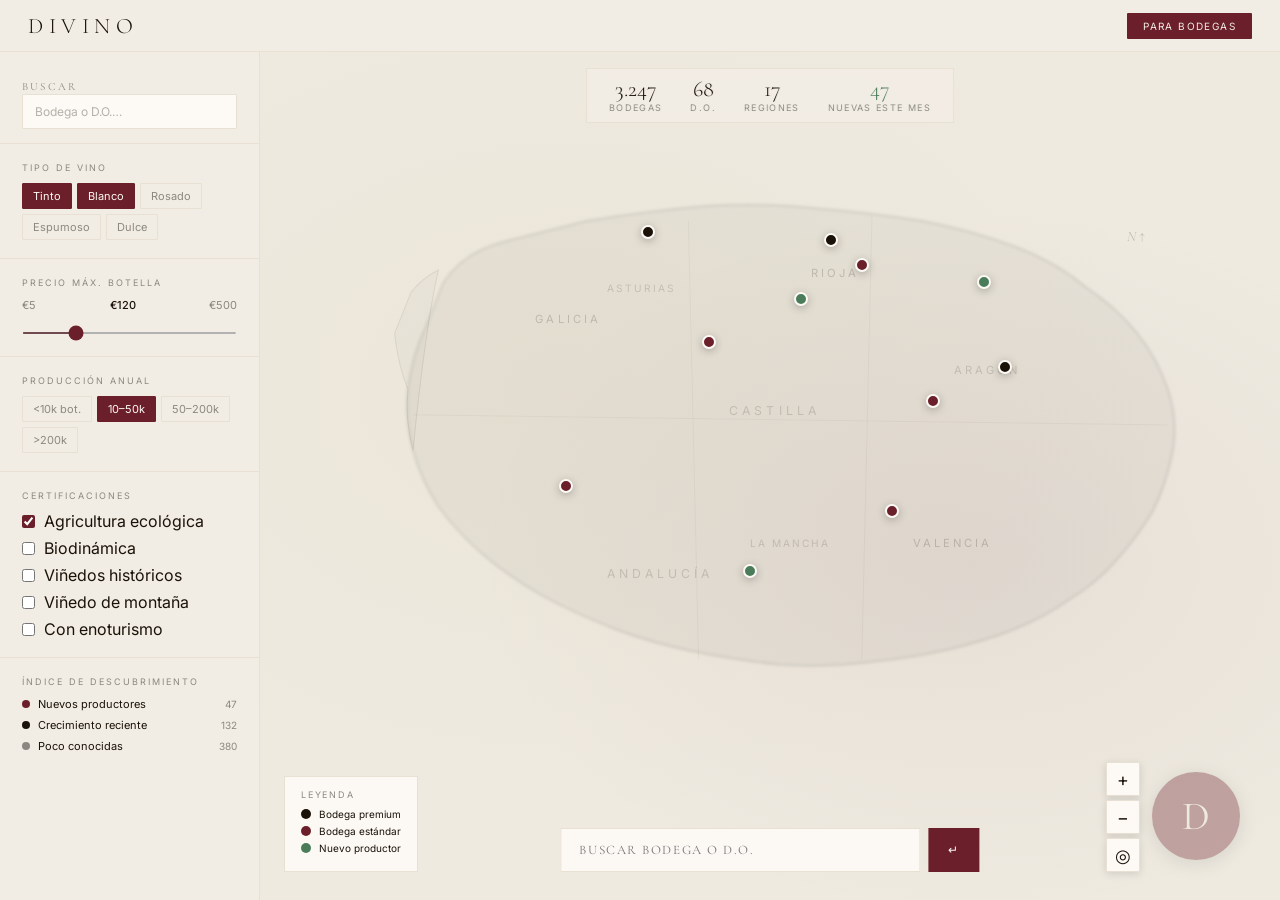
<file: index.html>
<!DOCTYPE html>
<html lang="es">
<head>
  
<meta charset="UTF-8">
<meta name="viewport" content="width=device-width, initial-scale=1.0">
<title>DIVINO — El mapa de las bodegas que aún no conoces</title>
<link rel="preconnect" href="https://fonts.googleapis.com">
<link href="https://fonts.googleapis.com/css2?family=Cormorant+Garamond:ital,wght@0,300;0,400;0,500;0,600;1,300;1,400&family=Inter:wght@300;400;500&display=swap" rel="stylesheet">
<link rel="stylesheet" href="css/style.css">
</head>

<body>
<div id="topbar">
  <div class="logo">D<span>IVINO</span></div>
  <div class="topbar-right">
    <nav class="nav-links">
      <a href="#" class="nav-cta" onclick="showPricing()">Para bodegas</a>
    </nav>
  </div>
</div>

<button class="back-btn" id="backBtn" onclick="goBack()">← Volver al mapa</button>

<div id="hero-section" class="modal-overlay">
  <div class="hero-modal-content">
    <button class="modal-close" onclick="toggleWelcomeModal()">✕</button>
    <div class="hero-eyebrow">Descubre el mundo oculto del vino</div>
    <h1 class="hero-title">El mapa de las bodegas<br><em>que aún no conoces</em></h1>
    <p class="hero-sub">Miles de bodegas independientes, sus historias, sus vinos y cómo encontrarlas.</p>
    <div class="hero-cta-group">
      <button class="hero-btn-main" onclick="toggleWelcomeModal()">Explorar el mapa</button>
      <button class="hero-btn-sec" onclick="showPricing()">¿Tienes una bodega?</button>
    </div>
    <div class="hero-stats">
      <div class="hero-stat">
        <div class="hero-stat-n">3.200+</div>
        <div class="hero-stat-l">Bodegas</div>
      </div>
      <div class="hero-stat">
        <div class="hero-stat-n">68</div>
        <div class="hero-stat-l">D.O. en España</div>
      </div>
      <div class="hero-stat">
        <div class="hero-stat-n">420</div>
        <div class="hero-stat-l">Productores eco</div>
      </div>
      <div class="hero-stat">
        <div class="hero-stat-n">190</div>
        <div class="hero-stat-l">Con enoturismo</div>
      </div>
    </div>
  </div>
</div>

<div id="app" style="display:flex;">
  <aside id="sidebar">
    <div class="sidebar-header">
      <span class="sidebar-title">Buscar</span>
      <input class="search-box" type="text" placeholder="Bodega o D.O.…" oninput="filterPins(this.value)">
    </div>

    <div class="filter-section">
      <span class="filter-label">Tipo de vino</span>
      <div class="filter-chips">
        <button class="chip active" onclick="toggleChip(this)">Tinto</button>
        <button class="chip active" onclick="toggleChip(this)">Blanco</button>
        <button class="chip" onclick="toggleChip(this)">Rosado</button>
        <button class="chip" onclick="toggleChip(this)">Espumoso</button>
        <button class="chip" onclick="toggleChip(this)">Dulce</button>
      </div>
    </div>

    <div class="filter-section">
      <span class="filter-label">Precio máx. botella</span>
      <div class="range-wrap">
        <div class="range-row">
          <span style="font-size:11px;color:var(--slate)">€5</span>
          <span class="range-val" id="priceVal">€120</span>
          <span style="font-size:11px;color:var(--slate)">€500</span>
        </div>
        <input type="range" min="5" max="500" value="120" oninput="document.getElementById('priceVal').textContent='€'+this.value">
      </div>
    </div>

    <div class="filter-section">
      <span class="filter-label">Producción anual</span>
      <div class="filter-chips">
        <button class="chip" onclick="toggleChip(this)">&lt;10k bot.</button>
        <button class="chip active" onclick="toggleChip(this)">10–50k</button>
        <button class="chip" onclick="toggleChip(this)">50–200k</button>
        <button class="chip" onclick="toggleChip(this)">&gt;200k</button>
      </div>
    </div>

    <div class="filter-section">
      <span class="filter-label">Certificaciones</span>
      <div class="cert-list">
        <label class="cert-item"><input type="checkbox" checked> <span>Agricultura ecológica</span></label>
        <label class="cert-item"><input type="checkbox"> <span>Biodinámica</span></label>
        <label class="cert-item"><input type="checkbox"> <span>Viñedos históricos</span></label>
        <label class="cert-item"><input type="checkbox"> <span>Viñedo de montaña</span></label>
        <label class="cert-item"><input type="checkbox"> <span>Con enoturismo</span></label>
      </div>
    </div>

    <div class="discovery-section">
      <span class="discovery-label">Índice de descubrimiento</span>
      <div class="discovery-bar">
        <div class="d-item" onclick="filterByDisc('new')">
          <div class="d-dot new"></div>
          <span class="d-label">Nuevos productores</span>
          <span class="d-count">47</span>
        </div>
        <div class="d-item" onclick="filterByDisc('growing')">
          <div class="d-dot growing"></div>
          <span class="d-label">Crecimiento reciente</span>
          <span class="d-count">132</span>
        </div>
        <div class="d-item" onclick="filterByDisc('hidden')">
          <div class="d-dot hidden"></div>
          <span class="d-label">Poco conocidas</span>
          <span class="d-count">380</span>
        </div>
      </div>
    </div>
  </aside>

  <div id="map-wrap">
    <div id="map-canvas">
      <div class="map-bg"></div>

      <svg id="spain-map" viewBox="0 0 1000 700" preserveAspectRatio="xMidYMid meet">
        <defs>
          <filter id="blur"><feGaussianBlur stdDeviation="1.5"/></filter>
        </defs>
        <path d="M180,160 Q200,130 240,120 Q280,110 320,100 Q380,90 440,85 Q500,82 550,88 Q600,92 650,100 Q700,110 740,125 Q780,140 810,165 Q840,185 860,210 Q880,235 890,265 Q900,295 895,325 Q888,360 875,385 Q860,410 840,432 Q820,455 795,470 Q770,488 740,500 Q710,512 675,520 Q640,528 600,532 Q555,538 510,535 Q465,530 425,522 Q385,514 348,500 Q310,485 278,468 Q246,450 220,428 Q194,406 175,380 Q158,354 150,325 Q142,295 145,265 Q149,232 162,205 Z" fill="rgba(26,18,8,0.04)" stroke="rgba(26,18,8,0.12)" stroke-width="1.5" filter="url(#blur)"/>
        <path d="M148,170 Q160,155 175,148 Q162,205 150,325 Q142,295 145,265 Q135,240 132,210 Z" fill="rgba(26,18,8,0.02)" stroke="rgba(26,18,8,0.08)" stroke-width="1"/>
        <line x1="420" y1="100" x2="430" y2="530" stroke="rgba(26,18,8,0.05)" stroke-width="0.8"/>
        <line x1="600" y1="95" x2="590" y2="530" stroke="rgba(26,18,8,0.05)" stroke-width="0.8"/>
        <line x1="150" y1="290" x2="890" y2="300" stroke="rgba(26,18,8,0.05)" stroke-width="0.8"/>
        <text x="270" y="200" font-family="'Inter'" font-size="11" fill="rgba(26,18,8,0.18)" letter-spacing="3">GALICIA</text>
        <text x="340" y="170" font-family="'Inter'" font-size="10" fill="rgba(26,18,8,0.15)" letter-spacing="2">ASTURIAS</text>
        <text x="540" y="155" font-family="'Inter'" font-size="11" fill="rgba(26,18,8,0.18)" letter-spacing="3">RIOJA</text>
        <text x="460" y="290" font-family="'Inter'" font-size="12" fill="rgba(26,18,8,0.15)" letter-spacing="4">CASTILLA</text>
        <text x="680" y="250" font-family="'Inter'" font-size="11" fill="rgba(26,18,8,0.15)" letter-spacing="3">ARAGÓN</text>
        <text x="640" y="420" font-family="'Inter'" font-size="11" fill="rgba(26,18,8,0.18)" letter-spacing="3">VALENCIA</text>
        <text x="340" y="450" font-family="'Inter'" font-size="12" fill="rgba(26,18,8,0.15)" letter-spacing="4">ANDALUCÍA</text>
        <text x="480" y="420" font-family="'Inter'" font-size="10" fill="rgba(26,18,8,0.15)" letter-spacing="2">LA MANCHA</text>
        <text x="850" y="120" font-family="'Cormorant Garamond'" font-size="14" fill="rgba(26,18,8,0.2)" font-style="italic">N ↑</text>
      </svg>

      <div class="pin premium" style="left:56%;top:23%" onclick="openWinery(0)">
        <div class="pin-label">Bodegas Eguren</div>
        <div class="pin-dot"></div>
      </div>
      <div class="pin" style="left:59%;top:26%" onclick="openWinery(1)">
        <div class="pin-label">Viñedos del Contino</div>
        <div class="pin-dot"></div>
      </div>
      <div class="pin new-producer" style="left:53%;top:30%" onclick="openWinery(2)">
        <div class="pin-label">Finca Allende</div>
        <div class="pin-dot"></div>
      </div>
      <div class="pin" style="left:44%;top:35%" onclick="openWinery(3)">
        <div class="pin-label">Bodegas Pesquera</div>
        <div class="pin-dot"></div>
      </div>
      <div class="pin premium" style="left:38%;top:22%" onclick="openWinery(4)">
        <div class="pin-label">Pazo Señoráns</div>
        <div class="pin-dot"></div>
      </div>
      <div class="pin" style="left:66%;top:42%" onclick="openWinery(5)">
        <div class="pin-label">Bodegas Mustiguillo</div>
        <div class="pin-dot"></div>
      </div>
      <div class="pin new-producer" style="left:48%;top:62%" onclick="openWinery(6)">
        <div class="pin-label">Bodegas Toro Albalá</div>
        <div class="pin-dot"></div>
      </div>
      <div class="pin" style="left:62%;top:55%" onclick="openWinery(7)">
        <div class="pin-label">Casa Castillo</div>
        <div class="pin-dot"></div>
      </div>
      <div class="pin premium" style="left:73%;top:38%" onclick="openWinery(8)">
        <div class="pin-label">Celler Can Ràfols</div>
        <div class="pin-dot"></div>
      </div>
      <div class="pin" style="left:30%;top:52%" onclick="openWinery(9)">
        <div class="pin-label">Viñas Altas</div>
        <div class="pin-dot"></div>
      </div>
      <div class="pin new-producer" style="left:71%;top:28%" onclick="openWinery(10)">
        <div class="pin-label">Costers del Segre</div>
        <div class="pin-dot"></div>
      </div>

      <div class="map-stats">
        <div class="stat-item">
          <div class="stat-num" id="visibleCount">3.247</div>
          <div class="stat-lbl">Bodegas</div>
        </div>
        <div class="stat-item">
          <div class="stat-num">68</div>
          <div class="stat-lbl">D.O.</div>
        </div>
        <div class="stat-item">
          <div class="stat-num">17</div>
          <div class="stat-lbl">Regiones</div>
        </div>
        <div class="stat-item">
          <div class="stat-num" style="color:#4a7c59">47</div>
          <div class="stat-lbl">Nuevas este mes</div>
        </div>
      </div>

      <div class="map-legend">
        <div class="legend-title">Leyenda</div>
        <div class="legend-item"><div class="legend-dot g"></div><span class="legend-text">Bodega premium</span></div>
        <div class="legend-item"><div class="legend-dot w"></div><span class="legend-text">Bodega estándar</span></div>
        <div class="legend-item"><div class="legend-dot n"></div><span class="legend-text">Nuevo productor</span></div>
      </div>

      <div class="map-controls">
        <button class="map-btn">+</button>
        <button class="map-btn">−</button>
        <button class="map-btn" title="Mi ubicación">◎</button>
      </div>

      <div style="position:absolute;bottom:28px;left:50%;transform:translateX(-50%);z-index:20;display:flex;gap:8px;">
        <input type="text" placeholder="BUSCAR BODEGA O D.O." style="width:360px;padding:13px 18px;background:rgba(253,250,246,0.96);border:1px solid var(--parchment-dark);font-family:'Cormorant Garamond',serif;font-size:13px;letter-spacing:0.12em;color:var(--ink);outline:none;">
        <button style="padding:13px 20px;background:var(--wine);color:var(--white);border:none;cursor:pointer;font-size:12px;letter-spacing:0.1em;">↵</button>
      </div>
    </div>

    <div id="winery-panel">
      <button class="panel-close" onclick="closePanel()">✕</button>
      <div class="winery-hero">
        <div class="winery-hero-img" id="wineryHeroImg" style="background:linear-gradient(135deg,#9a7a50 0%,#5a3a20 100%)"></div>
        <div class="winery-hero-gradient"></div>
        <div class="winery-hero-badge" id="wineryBadge">D.O. Rioja</div>
        <div class="winery-hero-name" id="wineryName">Bodegas Eguren</div>
      </div>
      <div class="panel-body">
        <div class="panel-meta" id="wineryMeta">
          <span class="meta-tag highlight">Premium</span>
          <span class="meta-tag">Fundada 1870</span>
          <span class="meta-tag">Familiar</span>
        </div>
        <div class="panel-section">
          <span class="panel-section-title">Historia</span>
          <p class="panel-text" id="wineryDesc">Bodega familiar de quinta generación ubicada en el corazón de La Rioja Alta. Sus viñedos de más de 80 años producen algunos de los tintos más reconocidos de España.</p>
        </div>
        <div class="stats-grid" id="wineryStats">
          <div class="stat-box">
            <div class="stat-box-num">180.000</div>
            <div class="stat-box-lbl">Botellas/año</div>
          </div>
          <div class="stat-box">
            <div class="stat-box-num">95 ha</div>
            <div class="stat-box-lbl">Viñedo propio</div>
          </div>
          <div class="stat-box">
            <div class="stat-box-num">1870</div>
            <div class="stat-box-lbl">Fundación</div>
          </div>
          <div class="stat-box">
            <div class="stat-box-num">12</div>
            <div class="stat-box-lbl">Países exportación</div>
          </div>
        </div>
        <div class="panel-section" style="margin-top:16px">
          <span class="panel-section-title">Vinos destacados</span>
          <div class="wines-list" id="wineryWines">
            <div class="wine-item">
              <div class="wine-dot tinto"></div>
              <div>
                <div class="wine-name">Protocolo Crianza</div>
                <div class="wine-grape">Tempranillo · Garnacha</div>
              </div>
              <div class="wine-price">€12</div>
            </div>
            <div class="wine-item">
              <div class="wine-dot tinto"></div>
              <div>
                <div class="wine-name">Urbina Gran Reserva</div>
                <div class="wine-grape">Tempranillo</div>
              </div>
              <div class="wine-price">€38</div>
            </div>
            <div class="wine-item">
              <div class="wine-dot blanco"></div>
              <div>
                <div class="wine-name">Señorío Blanco</div>
                <div class="wine-grape">Viura · Malvasía</div>
              </div>
              <div class="wine-price">€9</div>
            </div>
          </div>
        </div>
        <div class="panel-section">
          <span class="panel-section-title">Certificaciones</span>
          <div class="certs-row" id="wineryCerts">
            <span class="cert-badge eco">🌿 Ecológica</span>
            <span class="cert-badge tur">🏛 Enoturismo</span>
          </div>
        </div>
        <div class="panel-actions">
          <button class="btn-primary">Ver tienda online</button>
          <button class="btn-secondary">Contactar con la bodega</button>
        </div>
      </div>
    </div>
  </div>
</div>

<div id="pricing-section">
  <div class="section-header">
    <div class="section-eyebrow">Para bodegas</div>
    <h2 class="section-title">Visibilidad que <em>importa</em></h2>
  </div>
  <div class="pricing-grid">
    <div class="pricing-card">
      <div class="pricing-header">
        <div class="pricing-name">Partner</div>
        <div class="pricing-price"><sup>€</sup>10<span class="period"> / mes</span></div>
      </div>
      <div class="pricing-body">
        <div class="pricing-feature"><span class="chk">✓</span> Presencia en el mapa</div>
        <div class="pricing-feature"><span class="chk">✓</span> Datos básicos y ubicación</div>
        <div class="pricing-feature"><span class="chk">✓</span> Hasta 3 fotos</div>
        <div class="pricing-feature"><span class="chk">✓</span> Ficha de vinos</div>
        <div class="pricing-feature" style="color:var(--slate-light)"><span>—</span> &nbsp;Vídeo presentación</div>
        <div class="pricing-feature" style="color:var(--slate-light)"><span>—</span> &nbsp;Estadísticas de visitas</div>
        <div class="pricing-feature" style="color:var(--slate-light)"><span>—</span> &nbsp;Contacto con importadores</div>
        <button class="btn-secondary" style="width:100%;margin-top:16px">Registrar mi bodega</button>
      </div>
    </div>
    <div class="pricing-card featured">
      <div class="pricing-header">
        <div class="pricing-name">Premium</div>
        <div class="pricing-price"><sup>€</sup>10<span class="period"> / mes</span></div>
      </div>
      <div class="pricing-body">
        <div class="pricing-feature"><span class="chk">✓</span> Todo lo del plan gratuito</div>
        <div class="pricing-feature"><span class="chk">✓</span> Fotos ilimitadas</div>
        <div class="pricing-feature"><span class="chk">✓</span> Vídeo de presentación</div>
        <div class="pricing-feature"><span class="chk">✓</span> Estadísticas de visitas</div>
        <button class="btn-primary" style="margin-top:16px">Activar Premium</button>
      </div>
    </div>
  </div>
</div>

<script src="js/datos.js"></script>
<script src="js/main.js"></script>
<a class="divino-fab" href="about.html">D</a>
</body>
</html>
</file>
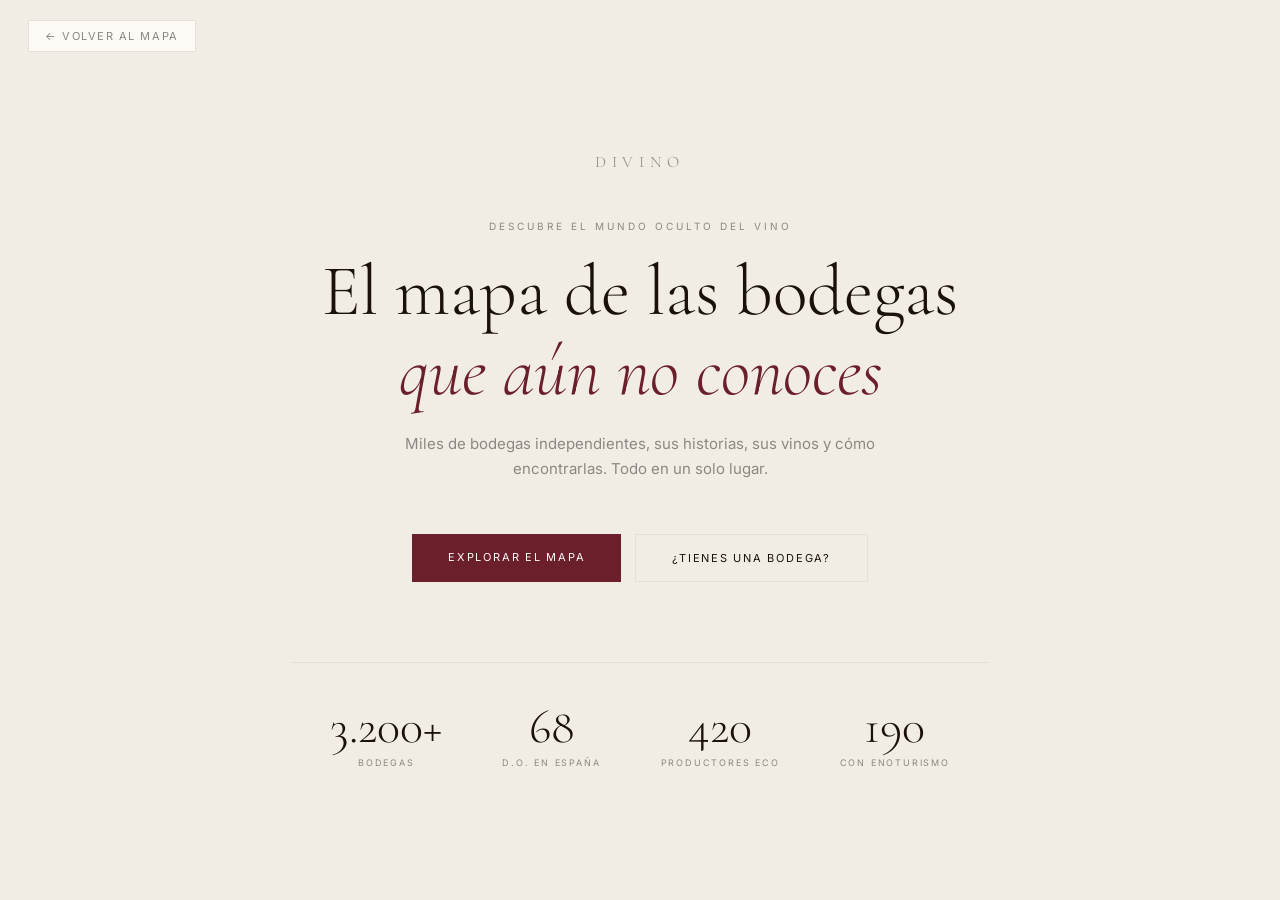
<file: about.html>
<!DOCTYPE html>
<html lang="es">
<head>
  <meta charset="UTF-8">
  <meta name="viewport" content="width=device-width, initial-scale=1.0">
  <title>DIVINO — Descubre el mundo oculto del vino</title>
  <link rel="preconnect" href="https://fonts.googleapis.com">
  <link href="https://fonts.googleapis.com/css2?family=Cormorant+Garamond:ital,wght@0,300;0,400;0,500;0,600;1,300;1,400&family=Inter:wght@300;400;500&display=swap" rel="stylesheet">
  <link rel="stylesheet" href="css/style.css">
  <style>
    html, body {
      height: 100%; overflow: auto;
      background: var(--parchment);
    }
    .about-page {
      min-height: 100vh;
      display: flex;
      flex-direction: column;
      align-items: center;
      justify-content: center;
      padding: 80px 40px 60px;
      text-align: center;
      background: var(--parchment);
    }
    .about-back {
      position: fixed; top: 20px; left: 28px;
      font-family: 'Inter', sans-serif;
      font-size: 11px; letter-spacing: 0.14em; text-transform: uppercase;
      color: var(--slate); text-decoration: none;
      border: 1px solid var(--parchment-dark);
      padding: 8px 16px;
      background: var(--white);
      transition: all 0.2s;
    }
    .about-back:hover { color: var(--ink); border-color: var(--ink); }
    .about-logo {
      font-family: 'Cormorant Garamond', serif;
      font-size: 16px; font-weight: 300; letter-spacing: 0.35em;
      text-transform: uppercase; color: var(--slate);
      margin-bottom: 48px;
    }
    .about-eyebrow {
      font-size: 10px; letter-spacing: 0.3em; text-transform: uppercase;
      color: var(--slate); margin-bottom: 20px;
    }
    .about-title {
      font-family: 'Cormorant Garamond', serif;
      font-size: clamp(40px, 6vw, 72px);
      font-weight: 300; line-height: 1.1;
      color: var(--ink); margin-bottom: 20px;
    }
    .about-title em { font-style: italic; color: var(--wine); }
    .about-sub {
      font-size: 15px; color: var(--slate);
      max-width: 500px; line-height: 1.7; margin-bottom: 52px;
    }
    .about-cta-group { display: flex; gap: 14px; margin-bottom: 80px; flex-wrap: wrap; justify-content: center; }
    .about-btn-main {
      background: var(--wine); color: var(--white); border: none;
      padding: 16px 36px; font-family: 'Inter', sans-serif;
      font-size: 11px; letter-spacing: 0.16em; text-transform: uppercase;
      cursor: pointer; transition: background 0.2s; text-decoration: none;
      display: inline-block;
    }
    .about-btn-main:hover { background: var(--wine-light); }
    .about-btn-sec {
      background: transparent; color: var(--ink);
      border: 1px solid var(--parchment-dark);
      padding: 16px 36px; font-family: 'Inter', sans-serif;
      font-size: 11px; letter-spacing: 0.16em; text-transform: uppercase;
      cursor: pointer; transition: all 0.2s; text-decoration: none;
      display: inline-block;
    }
    .about-btn-sec:hover { border-color: var(--ink); }
    .about-stats {
      display: flex; gap: 60px; justify-content: center; flex-wrap: wrap;
      border-top: 1px solid var(--parchment-dark);
      padding-top: 40px; width: 100%; max-width: 700px;
    }
    .about-stat { text-align: center; }
    .about-stat-n {
      font-family: 'Cormorant Garamond', serif; font-size: 48px; font-weight: 300;
      color: var(--ink); line-height: 1;
    }
    .about-stat-l {
      font-size: 9px; letter-spacing: 0.2em; text-transform: uppercase;
      color: var(--slate); margin-top: 6px;
    }
  </style>
</head>
<body>
  <a class="about-back" href="index.html">← Volver al mapa</a>

  <div class="about-page">
    <div class="about-logo">Divino</div>
    <div class="about-eyebrow">Descubre el mundo oculto del vino</div>
    <h1 class="about-title">El mapa de las bodegas<br><em>que aún no conoces</em></h1>
    <p class="about-sub">Miles de bodegas independientes, sus historias, sus vinos y cómo encontrarlas. Todo en un solo lugar.</p>
    <div class="about-cta-group">
      <a class="about-btn-main" href="index.html">Explorar el mapa</a>
      <a class="about-btn-sec" href="index.html#pricing">¿Tienes una bodega?</a>
    </div>
    <div class="about-stats">
      <div class="about-stat">
        <div class="about-stat-n">3.200+</div>
        <div class="about-stat-l">Bodegas</div>
      </div>
      <div class="about-stat">
        <div class="about-stat-n">68</div>
        <div class="about-stat-l">D.O. en España</div>
      </div>
      <div class="about-stat">
        <div class="about-stat-n">420</div>
        <div class="about-stat-l">Productores eco</div>
      </div>
      <div class="about-stat">
        <div class="about-stat-n">190</div>
        <div class="about-stat-l">Con enoturismo</div>
      </div>
    </div>
  </div>
</body>
</html>
</file>
<file: css/style.css>
*, *::before, *::after { box-sizing: border-box; margin: 0; padding: 0; }

:root {
  --ink: #1A1208;
  --parchment: #F2EDE4;
  --parchment-dark: #E8E0D3;
  --wine: #6B1F2A;
  --wine-light: #8B2F3F;
  --gold: #1A1208;
  --gold-light: #3a3028;
  --slate: #8A8880;
  --slate-light: #B5B0A8;
  --white: #FDFAF6;
}

html, body { height: 100%; overflow: hidden; font-family: 'Inter', sans-serif; background: var(--ink); color: var(--ink); }

/* ─── TOPBAR ─── */
#topbar {
  position: fixed; top: 0; left: 0; right: 0; height: 52px;
  background: var(--parchment); z-index: 100;
  display: flex; align-items: center; justify-content: space-between;
  padding: 0 28px; border-bottom: 1px solid var(--parchment-dark);
}
.logo {
  font-family: 'Cormorant Garamond', serif;
  font-size: 22px; font-weight: 300; letter-spacing: 0.25em;
  color: var(--ink); text-transform: uppercase;
}
.logo span { color: var(--ink); }
.topbar-right { display: flex; align-items: center; gap: 16px; }
.nav-links { display: flex; gap: 28px; align-items: center; }
.nav-links a {
  font-size: 11px; letter-spacing: 0.12em; text-transform: uppercase;
  color: var(--slate); text-decoration: none; transition: color 0.2s;
}
.nav-links a:hover { color: var(--ink); }
.nav-cta {
  background: var(--wine); color: var(--parchment) !important;
  padding: 7px 16px; font-size: 10px !important; letter-spacing: 0.14em !important;
  border-radius: 1px; transition: background 0.2s !important;
}
.nav-cta:hover { background: var(--wine-light) !important; color: var(--parchment) !important; }

/* ─── FAB DIVINO ─── */
.divino-fab {
  position: fixed;
  bottom: 40px;
  right: 40px;
  width: 88px;
  height: 88px;
  border-radius: 50%;
  background: var(--wine);
  color: var(--parchment);
  border: none;
  cursor: pointer;
  font-family: 'Cormorant Garamond', serif;
  font-size: 40px;
  font-weight: 400;
  box-shadow: 0 4px 20px rgba(0,0,0,0.28);
  z-index: 150;
  display: flex;
  align-items: center;
  justify-content: center;
  opacity: 0.35;
  transition: background 0.25s, transform 0.25s, box-shadow 0.25s, opacity 0.25s;
  text-decoration: none;
}
.divino-fab:hover {
  opacity: 1;
  background: var(--wine-light);
  transform: scale(1.07);
  box-shadow: 0 8px 32px rgba(0,0,0,0.38);
}
.welcome-trigger { display: none; }
/* ─── LAYOUT ─── */
#app { display: flex; height: 100vh; padding-top: 52px; }

/* ─── SIDEBAR ─── */
#sidebar {
  width: 260px; flex-shrink: 0;
  background: var(--parchment); overflow-y: auto;
  border-right: 1px solid var(--parchment-dark);
  display: flex; flex-direction: column;
}
.sidebar-header {
  padding: 22px 22px 14px;
  border-bottom: 1px solid var(--parchment-dark);
}
.sidebar-title {
  font-family: 'Cormorant Garamond', serif;
  font-size: 11px; font-weight: 400; letter-spacing: 0.2em;
  text-transform: uppercase; color: var(--slate); margin-bottom: 10px;
}
.search-box {
  width: 100%; border: 1px solid var(--parchment-dark);
  background: var(--white); padding: 9px 12px;
  font-family: 'Inter', sans-serif; font-size: 12px;
  color: var(--ink); outline: none; border-radius: 1px;
  transition: border-color 0.2s;
}
.search-box:focus { border-color: var(--gold); }
.search-box::placeholder { color: var(--slate-light); }

.filter-section { padding: 18px 22px; border-bottom: 1px solid var(--parchment-dark); }
.filter-label {
  font-size: 9px; letter-spacing: 0.22em; text-transform: uppercase;
  color: var(--slate); margin-bottom: 10px; display: block;
}
.filter-chips { display: flex; flex-wrap: wrap; gap: 5px; }
.chip {
  font-size: 11px; padding: 5px 10px; border: 1px solid var(--parchment-dark);
  color: var(--slate); cursor: pointer; border-radius: 1px;
  transition: all 0.15s; background: transparent; font-family: 'Inter', sans-serif;
  white-space: nowrap;
}
.chip:hover, .chip.active { background: var(--wine); border-color: var(--wine); color: var(--white); }

.range-wrap { margin-top: 4px; }
.range-row { display: flex; justify-content: space-between; align-items: center; margin-bottom: 6px; }
.range-val { font-size: 11px; color: var(--ink); font-weight: 500; }
input[type=range] {
  width: 100%; accent-color: var(--wine); height: 2px; cursor: pointer;
}

.cert-list { display: flex; flex-direction: column; gap: 7px; }
.cert-item { display: flex; align-items: center; gap: 9px; cursor: pointer; }
.cert-item input[type=checkbox] { accent-color: var(--wine); cursor: pointer; }
.cert-item label { font-size: 12px; color: var(--ink); cursor: pointer; }

/* Discovery Index */
.discovery-section { padding: 18px 22px; }
.discovery-label { font-size: 9px; letter-spacing: 0.22em; text-transform: uppercase; color: var(--slate); margin-bottom: 10px; display: block; }
.discovery-bar { display: flex; flex-direction: column; gap: 7px; }
.d-item { display: flex; align-items: center; gap: 8px; cursor: pointer; }
.d-dot { width: 8px; height: 8px; border-radius: 50%; flex-shrink: 0; }
.d-dot.new { background: var(--wine); }
.d-dot.growing { background: var(--gold); }
.d-dot.hidden { background: var(--slate); }
.d-label { font-size: 11px; color: var(--ink); }
.d-count { font-size: 10px; color: var(--slate); margin-left: auto; }

/* ─── MAP AREA ─── */
#map-wrap { flex: 1; position: relative; background: #2a2318; overflow: hidden; }

#map-canvas {
  width: 100%; height: 100%; background: #f5f0e8;
  position: relative; overflow: hidden;
}

/* Fake map SVG background */
.map-bg {
  position: absolute; top: 0; left: 0; right: 0; bottom: 0;
  background:
    radial-gradient(ellipse at 30% 40%, rgba(196,163,90,0.06) 0%, transparent 60%),
    radial-gradient(ellipse at 70% 60%, rgba(107,31,42,0.05) 0%, transparent 50%);
  background-color: #eeeae0;
}

/* Winery pins */
.pin {
  position: absolute; cursor: pointer;
  transform: translate(-50%, -100%);
  transition: transform 0.15s;
  z-index: 10;
}
.pin:hover { transform: translate(-50%, -110%) scale(1.1); z-index: 20; }
.pin-dot {
  width: 14px; height: 14px; border-radius: 50%;
  background: var(--wine); border: 2px solid var(--white);
  box-shadow: 0 2px 8px rgba(0,0,0,0.25);
  transition: all 0.15s;
}
.pin.premium .pin-dot { background: var(--gold); }
.pin.new-producer .pin-dot { background: #4a7c59; }
.pin:hover .pin-dot, .pin.active .pin-dot {
  transform: scale(1.3);
  box-shadow: 0 3px 14px rgba(0,0,0,0.35);
}
.pin-label {
  position: absolute; bottom: 100%; left: 50%; transform: translateX(-50%);
  background: var(--ink); color: var(--parchment);
  font-size: 10px; letter-spacing: 0.08em; padding: 3px 8px;
  white-space: nowrap; opacity: 0; pointer-events: none;
  transition: opacity 0.15s; margin-bottom: 6px;
  font-family: 'Inter', sans-serif;
}
.pin:hover .pin-label { opacity: 1; }

/* Spain outline SVG */
#spain-map { position: absolute; top: 0; left: 0; right: 0; bottom: 0; width: 100%; height: 100%; pointer-events: none; }

/* ─── MAP CONTROLS ─── */
.map-controls {
  position: absolute; bottom: 28px; right: 140px;
  display: flex; flex-direction: column; gap: 4px; z-index: 20;
}
.map-btn {
  width: 34px; height: 34px; background: var(--white);
  border: 1px solid var(--parchment-dark); color: var(--ink);
  font-size: 18px; cursor: pointer; display: flex; align-items: center; justify-content: center;
  box-shadow: 0 2px 8px rgba(0,0,0,0.12);
  transition: background 0.15s;
  font-family: 'Inter', sans-serif;
}
.map-btn:hover { background: var(--parchment); }

/* Legend */
.map-legend {
  position: absolute; bottom: 28px; left: 24px;
  background: rgba(253,250,246,0.95); border: 1px solid var(--parchment-dark);
  padding: 12px 16px; z-index: 20;
}
.legend-title { font-size: 9px; letter-spacing: 0.2em; text-transform: uppercase; color: var(--slate); margin-bottom: 8px; }
.legend-item { display: flex; align-items: center; gap: 8px; margin-bottom: 5px; }
.legend-dot { width: 10px; height: 10px; border-radius: 50%; }
.legend-dot.w { background: var(--wine); }
.legend-dot.g { background: var(--gold); }
.legend-dot.n { background: #4a7c59; }
.legend-text { font-size: 10px; color: var(--ink); }

/* Stats bar */
.map-stats {
  position: absolute; top: 16px; left: 50%; transform: translateX(-50%);
  background: rgba(242,237,228,0.95); color: var(--ink);
  padding: 9px 22px; display: flex; gap: 28px; z-index: 20;
  backdrop-filter: blur(4px); border: 1px solid var(--parchment-dark);
}
.stat-item { text-align: center; }
.stat-num { font-family: 'Cormorant Garamond', serif; font-size: 22px; font-weight: 300; color: var(--ink); line-height: 1; }
.stat-lbl { font-size: 9px; letter-spacing: 0.15em; text-transform: uppercase; color: var(--slate); margin-top: 2px; }

/* ─── WINERY CARD PANEL ─── */
#winery-panel {
  position: absolute; right: 0; top: 0; bottom: 0;
  width: 360px; background: var(--white);
  border-left: 1px solid var(--parchment-dark);
  overflow-y: auto; z-index: 30;
  transform: translateX(100%);
  transition: transform 0.35s cubic-bezier(0.4,0,0.2,1);
}
#winery-panel.open { transform: translateX(0); }

.panel-close {
  position: absolute; top: 16px; right: 16px;
  width: 30px; height: 30px; background: var(--parchment);
  border: none; cursor: pointer; font-size: 16px; color: var(--ink);
  display: flex; align-items: center; justify-content: center;
  z-index: 5;
}
.winery-hero {
  height: 220px; background: var(--parchment-dark);
  position: relative; overflow: hidden;
}
.winery-hero-img {
  width: 100%; height: 100%; object-fit: cover;
  background: linear-gradient(135deg, #c8baa0 0%, #a89070 100%);
}
.winery-hero-gradient {
  position: absolute; top: 0; left: 0; right: 0; bottom: 0;
  background: linear-gradient(to top, rgba(26,18,8,0.7) 0%, transparent 60%);
}
.winery-hero-badge {
  position: absolute; top: 16px; left: 16px;
  background: var(--wine); color: var(--white);
  font-size: 9px; letter-spacing: 0.18em; text-transform: uppercase;
  padding: 4px 10px;
}
.winery-hero-name {
  position: absolute; bottom: 16px; left: 20px; right: 50px;
  font-family: 'Cormorant Garamond', serif; font-size: 26px; font-weight: 300;
  color: var(--white); line-height: 1.1;
}

.panel-body { padding: 22px 22px 32px; }

.panel-meta { display: flex; gap: 6px; flex-wrap: wrap; margin-bottom: 16px; }
.meta-tag {
  font-size: 10px; padding: 4px 9px; border: 1px solid var(--parchment-dark);
  color: var(--slate); border-radius: 1px; letter-spacing: 0.06em;
}
.meta-tag.highlight { background: var(--gold); border-color: var(--gold); color: var(--white); }

.panel-section { margin-bottom: 20px; }
.panel-section-title {
  font-size: 9px; letter-spacing: 0.22em; text-transform: uppercase;
  color: var(--slate); margin-bottom: 8px; display: block;
}
.panel-text { font-size: 13px; line-height: 1.7; color: #3a3028; }

.stats-grid { display: grid; grid-template-columns: 1fr 1fr; gap: 10px; }
.stat-box { background: var(--parchment); padding: 12px 14px; }
.stat-box-num { font-family: 'Cormorant Garamond', serif; font-size: 22px; color: var(--ink); line-height: 1; }
.stat-box-lbl { font-size: 10px; color: var(--slate); margin-top: 3px; }

.wines-list { display: flex; flex-direction: column; gap: 8px; }
.wine-item { display: flex; gap: 12px; align-items: flex-start; padding: 10px 12px; background: var(--parchment); }
.wine-dot { width: 8px; height: 8px; border-radius: 50%; margin-top: 4px; flex-shrink: 0; }
.wine-dot.tinto { background: var(--wine); }
.wine-dot.blanco { background: var(--gold-light); }
.wine-dot.rosado { background: #d4859a; }
.wine-name { font-size: 13px; font-weight: 500; color: var(--ink); }
.wine-grape { font-size: 11px; color: var(--slate); margin-top: 1px; }
.wine-price { font-size: 12px; color: var(--wine); font-weight: 500; margin-left: auto; flex-shrink: 0; }

.certs-row { display: flex; gap: 7px; flex-wrap: wrap; }
.cert-badge {
  font-size: 10px; padding: 5px 10px; border: 1px solid;
  border-radius: 1px;
}
.cert-badge.eco { border-color: #4a7c59; color: #4a7c59; background: rgba(74,124,89,0.06); }
.cert-badge.bio { border-color: #7c6a4a; color: #7c6a4a; background: rgba(124,106,74,0.06); }
.cert-badge.tur { border-color: var(--gold); color: var(--gold); background: rgba(196,163,90,0.06); }

.panel-actions { display: flex; flex-direction: column; gap: 8px; margin-top: 22px; }
.btn-primary {
  width: 100%; padding: 13px; background: var(--wine); color: var(--white);
  border: none; cursor: pointer; font-family: 'Inter', sans-serif;
  font-size: 11px; letter-spacing: 0.14em; text-transform: uppercase;
  transition: background 0.2s;
}
.btn-primary:hover { background: var(--wine-light); }
.btn-secondary {
  width: 100%; padding: 12px; background: transparent; color: var(--ink);
  border: 1px solid var(--parchment-dark); cursor: pointer;
  font-family: 'Inter', sans-serif; font-size: 11px; letter-spacing: 0.14em;
  text-transform: uppercase; transition: all 0.2s;
}
.btn-secondary:hover { background: var(--parchment); border-color: var(--ink); }

/* ─── BOTTOM TABS ─── */
#bottom-bar {
  position: fixed; bottom: 0; left: 260px; right: 0;
  height: 0; 
}

/* ─── MODAL DE BIENVENIDA (Pop-up) ─── */
.modal-overlay {
  position: fixed; top: 0; left: 0; right: 0; bottom: 0;
  background: rgba(26, 18, 8, 0.85); /* Fondo ink oscuro y translúcido */
  z-index: 200; /* Por encima de todo */
  display: flex; align-items: center; justify-content: center;
  opacity: 0; pointer-events: none;
  transition: opacity 0.4s;
}
.modal-overlay.visible { opacity: 1; pointer-events: all; }
.modal-overlay.hidden { display: none; }

.hero-modal-content {
  background: var(--parchment);
  width: 90%; max-width: 680px;
  padding: 60px 50px;
  position: relative;
  border: 1px solid var(--parchment-dark);
  text-align: center;
  display: flex; flex-direction: column; align-items: center;
}

.modal-close {
  position: absolute; top: 20px; right: 20px;
  background: transparent; border: none;
  font-size: 18px; color: var(--slate);
  cursor: pointer; transition: color 0.2s;
}
.modal-close:hover { color: var(--ink); }

.hero-eyebrow {
  font-size: 10px; letter-spacing: 0.3em; text-transform: uppercase;
  color: var(--slate); margin-bottom: 18px;
}
.hero-title {
  font-family: 'Cormorant Garamond', serif;
  font-size: 48px; font-weight: 300; line-height: 1.1;
  color: var(--ink); margin-bottom: 16px;
}
.hero-title em { font-style: italic; color: var(--wine); }
.hero-sub {
  font-size: 14px; color: var(--slate);
  max-width: 440px; line-height: 1.6; margin-bottom: 42px;
}
.hero-cta-group { display: flex; gap: 12px; margin-bottom: 60px; }
.hero-btn-main {
  background: var(--wine); color: var(--white); border: none;
  padding: 14px 30px; font-family: 'Inter', sans-serif;
  font-size: 11px; letter-spacing: 0.16em; text-transform: uppercase;
  cursor: pointer; transition: background 0.2s;
}
.hero-btn-main:hover { background: var(--wine-light); }
.hero-btn-sec {
  background: transparent; color: var(--ink); border: 1px solid var(--parchment-dark);
  padding: 14px 30px; font-family: 'Inter', sans-serif;
  font-size: 11px; letter-spacing: 0.16em; text-transform: uppercase;
  cursor: pointer; transition: all 0.2s;
}
.hero-btn-sec:hover { border-color: var(--ink); }

.hero-stats {
  display: flex; gap: 40px;
  justify-content: center;
  border-top: 1px solid var(--parchment-dark);
  padding-top: 30px; width: 100%;
}
.hero-stat { text-align: center; }
.hero-stat-n {
  font-family: 'Cormorant Garamond', serif; font-size: 38px; font-weight: 300;
  color: var(--ink); line-height: 1;
}
.hero-stat-l { font-size: 9px; letter-spacing: 0.18em; text-transform: uppercase; color: var(--slate); margin-top: 4px; }

/* ─── PRICING SECTION (Arreglos) ─── */
#pricing-section {
  position: fixed; top: 52px; left: 0; right: 0; bottom: 0;
  background: var(--parchment); z-index: 49;
  overflow-y: auto; padding: 60px 48px;
  opacity: 0; pointer-events: none;
  transition: opacity 0.4s;
  display: none;
}
#pricing-section.visible { opacity: 1; pointer-events: all; display: block; }

.section-header { text-align: center; margin-bottom: 42px; }
.section-eyebrow { font-size: 10px; letter-spacing: 0.26em; text-transform: uppercase; color: var(--slate); margin-bottom: 10px; }
.section-title { font-family: 'Cormorant Garamond', serif; font-size: 42px; font-weight: 300; color: var(--ink); }
.section-title em { font-style: italic; color: var(--wine); }

.pricing-grid { display: grid; grid-template-columns: repeat(2, 1fr); gap: 24px; max-width: 800px; margin: 0 auto; align-items: stretch; } /* Arreglos grid y alineación */
.pricing-card { border: 1px solid var(--parchment-dark); overflow: hidden; display: flex; flex-direction: column; background: var(--white); } /* Fondo base para uniformidad */
.pricing-header { padding: 30px; background: var(--parchment); border-bottom: 1px solid var(--parchment-dark); }
.pricing-name { font-family: 'Cormorant Garamond', serif; font-size: 28px; font-weight: 300; margin-bottom: 8px; color: var(--ink); }
.pricing-price { font-size: 36px; font-weight: 300; color: var(--wine); }
.pricing-price sup { font-size: 18px; vertical-align: top; margin-top: 8px; display: inline-block; }
.pricing-price .period { font-size: 14px; color: var(--slate); }
.pricing-body { padding: 30px; flex-grow: 1; display: flex; flex-direction: column; justify-content: space-between; } /* Alineación interna */
.pricing-features-list { margin-bottom: 24px; } /* Contenedor para features */
.pricing-feature { display: flex; gap: 10px; margin-bottom: 10px; align-items: flex-start; font-size: 13px; color: var(--ink); }
.pricing-feature .chk { color: #4a7c59; margin-top: 1px; flex-shrink: 0; }
.pricing-card.featured { border-color: var(--wine); border-width: 2px; } /* Borde más fuerte */
.pricing-card.featured .pricing-header { background: var(--wine); border-bottom-color: var(--wine-light); }
.pricing-card.featured .pricing-name { color: var(--white); }
.pricing-card.featured .pricing-price { color: var(--parchment); }
.pricing-card.featured .pricing-price .period { color: rgba(255,255,255,0.7); }

/* ─── BACK BTN ─── */
.back-btn {
  position: fixed; top: 62px; left: 20px; z-index: 60;
  background: var(--parchment); color: var(--ink);
  border: 1px solid var(--parchment-dark); padding: 8px 14px; cursor: pointer;
  font-family: 'Inter', sans-serif; font-size: 11px; letter-spacing: 0.1em;
  display: none; align-items: center; gap: 7px;
}
.back-btn.visible { display: flex; }
.back-btn:hover { background: var(--parchment-dark); }

/* Scrollbar */
::-webkit-scrollbar { width: 5px; }
::-webkit-scrollbar-track { background: var(--parchment); }
::-webkit-scrollbar-thumb { background: var(--parchment-dark); border-radius: 2px; }
</file>
